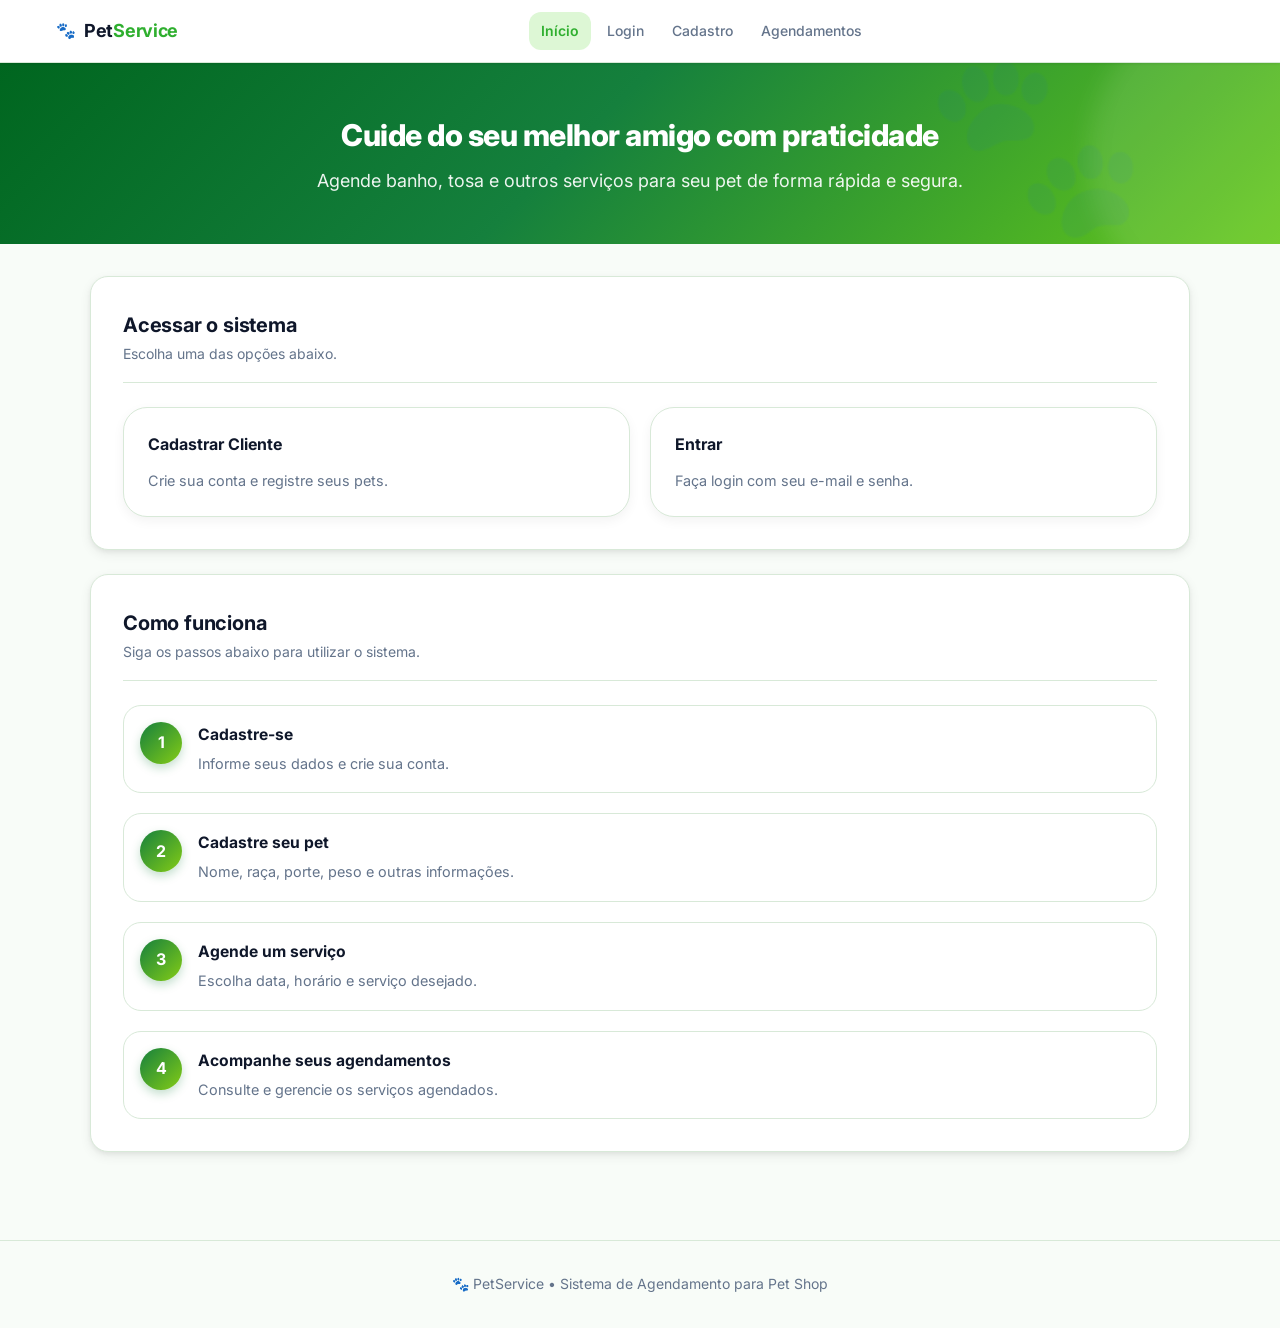
<file: index.html>
<!DOCTYPE html>
<html lang="pt-BR">

<head>
    <meta charset="UTF-8">
    <meta name="viewport" content="width=device-width, initial-scale=1.0">
    <title>PetService</title>

    <link rel="preconnect" href="https://fonts.googleapis.com">
    <link rel="preconnect" href="https://fonts.gstatic.com" crossorigin>

    <link href="https://fonts.googleapis.com/css2?family=Inter:wght@400;500;600;700;800&display=swap" rel="stylesheet">

    <link rel="stylesheet" href="css/style.css">
</head>

<body>

    <!-- NAVBAR -->
    <nav class="topbar">
        <div class="topbar-inner">

            <a class="topbar-brand" href="index.html">
                🐾 <span class="brand-name">Pet<span>Service</span></span>
            </a>

            <div class="topbar-nav">
                <a class="nav-link active" href="index.html">Início</a>
                <a class="nav-link" href="login.html">Login</a>
                <a class="nav-link" href="cadastro.html">Cadastro</a>
                <a class="nav-link" href="agendas.html">Agendamentos</a>
            </div>

            <div class="topbar-actions">
                <button id="topbar-logout" class="secondary small is-hidden" type="button">
                    Sair
                </button>
            </div>

        </div>
    </nav>

    <!-- HERO -->
    <section class="page-hero">

        <h1>Cuide do seu melhor amigo com praticidade</h1>

        <p>
            Agende banho, tosa e outros serviços para seu pet de forma rápida e segura.
        </p>

    </section>

    <!-- CONTEÚDO -->
    <main class="container">

        <!-- ACESSOS RÁPIDOS -->
        <section class="card">

            <div class="card-header">
                <div>
                    <h2>Acessar o sistema</h2>
                    <p>Escolha uma das opções abaixo.</p>
                </div>
            </div>

            <div class="quick-links">

                <a class="quick-link-item" href="cadastro.html">
                    <span class="ql-title">Cadastrar Cliente</span>
                    <span class="ql-desc">
                        Crie sua conta e registre seus pets.
                    </span>
                </a>

                <a class="quick-link-item" href="login.html">
                    <span class="ql-title">Entrar</span>
                    <span class="ql-desc">
                        Faça login com seu e-mail e senha.
                    </span>
                </a>

            </div>

        </section>

        <!-- PASSO A PASSO -->
        <section class="card">

            <div class="card-header">
                <div>
                    <h2>Como funciona</h2>
                    <p>Siga os passos abaixo para utilizar o sistema.</p>
                </div>
            </div>

            <div class="steps">

                <div class="step">
                    <div class="step-number">1</div>
                    <div class="step-content">
                        <strong>Cadastre-se</strong>
                        <span>
                            Informe seus dados e crie sua conta.
                        </span>
                    </div>
                </div>

                <div class="step">
                    <div class="step-number">2</div>
                    <div class="step-content">
                        <strong>Cadastre seu pet</strong>
                        <span>
                            Nome, raça, porte, peso e outras informações.
                        </span>
                    </div>
                </div>

                <div class="step">
                    <div class="step-number">3</div>
                    <div class="step-content">
                        <strong>Agende um serviço</strong>
                        <span>
                            Escolha data, horário e serviço desejado.
                        </span>
                    </div>
                </div>

                <div class="step">
                    <div class="step-number">4</div>
                    <div class="step-content">
                        <strong>Acompanhe seus agendamentos</strong>
                        <span>
                            Consulte e gerencie os serviços agendados.
                        </span>
                    </div>
                </div>

            </div>

        </section>

    </main>

    <!-- FOOTER -->
    <footer>
        <p>
            🐾 PetService • Sistema de Agendamento para Pet Shop
        </p>
    
    </footer>

    <script src="js/api.js"></script>

</body>

</html>
</file>
<file: css/style.css>
/* ============================================================
   VARIÁVEIS DE DESIGN (tokens)
   ============================================================ */
:root {
    /* Cores primárias (Verde e tons neutros) */
     --color-primary: #2FAF2F;
    --color-primary-dark: #006B1F;
    --color-primary-light: #DDF7D5;

    /* Cores secundárias (Verde e tons neutros) */
    --color-secondary: #7ED321;
    --color-secondary-dark: #65B815;
    --color-secondary-light: #EEFAD7;

    --color-accent: #A7D91A;


    /* Cores de superfície */
    --color-bg: #F8FCF8;
    --color-surface: #FFFFFF;
    --color-surface-alt: #F1F9F1;
    --color-border: #D8E9D8;

    /* Cores de texto */
    --color-text:           #0f172a;
    --color-text-muted:     #64748b;

    /* Feedback */
   --color-success: #16A34A;
    --color-success-bg: #DCFCE7;

    --color-error: #DC2626;
    --color-error-bg: #FEE2E2;

    --color-warning: #D97706;
    --color-warning-bg: #FEF3C7;

    --color-info: #0891B2;
    --color-info-bg: #E0F2FE;

    /* Ações destrutivas / neutras */
    --color-danger:         #ef4444;
    --color-danger-dark:    #dc2626;
    --color-neutral:        #94a3b8;
    --color-neutral-dark:   #64748b;

    /* Espaçamento base */
    --space-1: 4px;
    --space-2: 8px;
    --space-3: 12px;
    --space-4: 16px;
    --space-5: 20px;
    --space-6: 24px;
    --space-8: 32px;
    --space-10: 40px;
    --space-12: 48px;

    /* Tipografia */
    --font-sans: 'Inter', system-ui, -apple-system, sans-serif;
    --font-size-xs:   0.75rem;
    --font-size-sm:   0.875rem;
    --font-size-base: 1rem;
    --font-size-lg:   1.125rem;
    --font-size-xl:   1.25rem;
    --font-size-2xl:  1.5rem;
    --font-size-3xl:  1.875rem;

    /* Sombras */
    --shadow-sm:  0 1px 3px rgba(0,0,0,.06), 0 1px 2px rgba(0,0,0,.04);
    --shadow-md:  0 4px 12px rgba(0,0,0,.07), 0 2px 4px rgba(0,0,0,.05);
    --shadow-lg:  0 10px 30px rgba(0,0,0,.10), 0 4px 10px rgba(0,0,0,.06);

    /* Bordas */
    --radius-sm: 6px;
    --radius-md: 12px;
    --radius-lg: 18px;
    --radius-xl: 24px;
    --radius-pill: 999px;
    /* Transições */
    --transition: 0.18s ease;
}

/* ============================================================
   RESET & BASE
   ============================================================ */
*, *::before, *::after {
    box-sizing: border-box;
    margin: 0;
    padding: 0;
}

html { scroll-behavior: smooth; }

body {
    font-family: var(--font-sans);
    font-size: var(--font-size-base);
    background: var(--color-bg);
    color: var(--color-text);
    min-height: 100vh;
    line-height: 1.6;
    -webkit-font-smoothing: antialiased;
}

/* ============================================================
   TOPBAR / NAVBAR
   ============================================================ */
.topbar {
    background: var(--color-surface);
    border-bottom: 1px solid var(--color-border);
    box-shadow: var(--shadow-sm);
    position: sticky;
    top: 0;
    z-index: 100;
}

.topbar-inner {
    width: min(1200px, 96%);
    margin: 0 auto;
    display: flex;
    align-items: center;
    justify-content: space-between;
    padding: var(--space-3) var(--space-4);
    gap: var(--space-4);
}

.topbar-brand {
    display: flex;
    align-items: center;
    gap: var(--space-2);
    text-decoration: none;
    color: var(--color-text);
}

.topbar-brand .brand-icon {
    width: 36px;
    height: 36px;
    background: var(--color-primary);
    border-radius: var(--radius-md);
    display: flex;
    align-items: center;
    justify-content: center;
    color: white;
    font-size: 18px;
    flex-shrink: 0;
}

.topbar-brand .brand-name {
    font-size: var(--font-size-lg);
    font-weight: 700;
    color: var(--color-text);
    letter-spacing: -0.3px;
}

.topbar-brand .brand-name span {
    color: var(--color-primary);
}

.brand-icon img {
    width: 20px;
    height: 20px;
    object-fit: contain;
}

.topbar-nav {
    display: flex;
    align-items: center;
    gap: var(--space-1);
    flex-wrap: wrap;
}

.topbar-actions {
    display: flex;
    align-items: center;
    gap: var(--space-2);
}

.nav-link {
    display: inline-flex;
    align-items: center;
    gap: var(--space-1);
    padding: var(--space-2) var(--space-3);
    border-radius: var(--radius-md);
    text-decoration: none;
    font-size: var(--font-size-sm);
    font-weight: 500;
    color: var(--color-text-muted);
    transition: color var(--transition), background var(--transition);
}

.nav-link:hover {
    color: var(--color-primary);
    background: var(--color-primary-light);
}

.nav-link.active {
    color: var(--color-primary);
    background: var(--color-primary-light);
    font-weight: 600;
}

/* ============================================================
   PAGE HERO (substitui o <header> antigo)
   ============================================================ */
.page-hero {
    background: linear-gradient(
        135deg,
        #00661f 0%,
        #15803d 35%,
        #65c81a 75%,
        #a3e635 100%
    );

    color: white;
    padding: var(--space-12) var(--space-4);
    text-align: center;
    position: relative;
    overflow: hidden;
}

/* Marca d'água */
.page-hero::before {
    content: "🐾";
    position: relative;
    right: 8%;
    top: 50%;
    transform: translateY(-50%);
    font-size: 180px;
    opacity: 0.08;
    pointer-events: none;
}

.page-hero h1 {
    font-size: var(--font-size-3xl);
    font-weight: 800;
    letter-spacing: -0.5px;
    margin-bottom: var(--space-2);
    color: #ffffff;
}

.page-hero p {
    font-size: var(--font-size-lg);
    color: rgba(255, 255, 255, 0.92);
    max-width: 700px;
    margin: 0 auto;
}

/* ============================================================
   LAYOUT
   ============================================================ */
.container {
    width: min(1100px, 96%);
    margin: 0 auto;
    padding: var(--space-8) 0 var(--space-12);
}

/* página centrada (login / cadastro) */
.container.center {
    max-width: 480px;
}

/* ============================================================
   CARD
   ============================================================ */
.card {
    background: var(--color-surface);
    border: 1px solid var(--color-border);
    border-radius: var(--radius-lg);
    padding: var(--space-8);
    margin-bottom: var(--space-6);
    box-shadow: var(--shadow-md);
}

.card-header {
    display: flex;
    align-items: center;
    gap: var(--space-3);
    margin-bottom: var(--space-6);
    padding-bottom: var(--space-4);
    border-bottom: 1px solid var(--color-border);
}

.card-header .card-icon {
    width: 40px;
    height: 40px;
    background: var(--color-primary-light);
    border-radius: var(--radius-md);
    display: flex;
    align-items: center;
    justify-content: center;
    font-size: 20px;
    flex-shrink: 0;
}

.card-icon img {
    width: 20px;
    height: 20px;
    object-fit: contain;
}

.card-header h2 {
    font-size: var(--font-size-xl);
    font-weight: 700;
    color: var(--color-text);
    letter-spacing: -0.2px;
}

.card-header p {
    font-size: var(--font-size-sm);
    color: var(--color-text-muted);
    margin-top: 2px;
}

/* card de instrução sutil */
.card.info-card {
    background: var(--color-primary-light);
    border-color: #c7d2fe;
    box-shadow: none;
    padding: var(--space-5) var(--space-6);
}

.card.info-card p {
    color: #3730a3;
    font-size: var(--font-size-sm);
    line-height: 1.6;
}

/* ============================================================
   FORMULÁRIOS
   ============================================================ */
.form-field {
    margin-bottom: var(--space-5);
}

.form-field label {
    display: block;
    margin-bottom: var(--space-2);
    font-size: var(--font-size-sm);
    font-weight: 600;
    color: var(--color-text);
}

.form-field input {
    width: 100%;
    padding: 10px var(--space-4);
    border: 1.5px solid var(--color-border);
    border-radius: var(--radius-md);
    background: var(--color-surface-alt);
    font-size: var(--font-size-base);
    color: var(--color-text);
    transition: border-color var(--transition), box-shadow var(--transition);
    outline: none;
}

.form-field input:focus {
    border-color: var(--color-primary);
    box-shadow: 0 0 0 3px rgba(99, 102, 241, 0.15);
    background: white;
}

.form-field input::placeholder {
    color: var(--color-neutral);
}

/* ============================================================
   CLASSES SIMPLES DE APOIO (LEGIBILIDADE)
   ============================================================ */
.app-page {
    padding-top: var(--space-8);
    padding-bottom: var(--space-12);
}

.app-card {
    margin-bottom: var(--space-6);
    box-shadow: var(--shadow-md);
}

.app-profile-head {
    display: flex;
    flex-direction: column;
    align-items: center;
    gap: var(--space-6);
}

.app-overline {
    text-transform: uppercase;
    color: var(--color-primary);
    font-size: var(--font-size-xs);
    font-weight: 700;
    margin-bottom: var(--space-2);
}

.app-title {
    font-size: var(--font-size-2xl);
    margin-bottom: var(--space-2);
}

.app-subtitle {
    font-size: var(--font-size-xl);
    margin-bottom: 2px;
}

.app-muted {
    color: var(--color-text-muted);
    margin-bottom: 0;
}

.app-actions {
    display: flex;
    flex-wrap: wrap;
    gap: var(--space-2);
    margin-top: var(--space-4);
}

.app-header {
    padding-bottom: var(--space-3);
    margin-bottom: var(--space-2);
}

/* ============================================================
   BOTÕES
   ============================================================ */
button,
button[type="submit"],
a.button {
    display: inline-flex;
    align-items: center;
    justify-content: center;
    gap: var(--space-2);
    padding: 10px var(--space-5);
    border: none;
    border-radius: var(--radius-md);
    font-family: var(--font-sans);
    font-size: var(--font-size-sm);
    font-weight: 600;
    cursor: pointer;
    text-decoration: none;
    transition: background var(--transition), transform var(--transition), box-shadow var(--transition);
    line-height: 1;
    white-space: nowrap;

    /* padrão: primário */
    background: var(--color-primary);

    --color-danger: #EF4444;
    --color-danger-dark: #DC2626;

    --color-neutral: #94A3B8;
    --color-neutral-dark: #64748B; 
}

button:hover,
button[type="submit"]:hover,
a.button:hover {
    background: var(--color-primary-dark);
    box-shadow: 0 4px 12px rgba(99,102,241,0.3);
    transform: translateY(-1px);
}

button:active,
button[type="submit"]:active,
a.button:active {
    transform: translateY(0);
}

button.full-width {
    width: 100%;
    padding: 12px var(--space-5);
    font-size: var(--font-size-base);
}

button.secondary,
a.button.secondary {
    background: transparent;
    color: var(--color-text-muted);
    border: 1.5px solid var(--color-border);
    box-shadow: none;
}

button.secondary:hover,
a.button.secondary:hover {
    background: var(--color-surface-alt);
    color: var(--color-text);
    border-color: var(--color-neutral);
    box-shadow: none;
}

button.danger {
    background: var(--color-danger);
    color: white;
}

button.danger:hover {
    background: var(--color-danger-dark);
    box-shadow: 0 4px 12px rgba(239,68,68,0.3);
}

button.small {
    padding: 6px 10px;
    font-size: var(--font-size-xs);
    border-radius: var(--radius-sm);
}
  

/* ============================================================
   HERO DA PÁGINA INICIAL — grid de acesso rápido
   ============================================================ */
/* ===================================
   LINKS RÁPIDOS
=================================== */
.quick-links {
    display: grid;
    grid-template-columns: repeat(auto-fit, minmax(240px, 1fr));
    gap: var(--space-5);
    margin-top: var(--space-4);
}

.quick-link-item {
    display: flex;
    flex-direction: column;
    align-items: flex-start;
    gap: var(--space-3);

    padding: var(--space-6);

    background: #fff;
    border: 1px solid var(--color-border);
    border-radius: var(--radius-xl);

    text-decoration: none;
    color: var(--color-text);

    box-shadow: 0 4px 12px rgba(0, 0, 0, .05);

    position: relative;
    overflow: hidden;

    transition: all .25s ease;
}

.quick-link-item::before {
    content: "";
    position: absolute;
    top: 0;
    left: 0;

    width: 4px;
    height: 100%;

    background: linear-gradient(
        180deg,
        #15803d,
        #84cc16
    );

    transform: scaleY(0);
    transition: transform .25s ease;
}

.quick-link-item:hover {
    transform: translateY(-6px);
    border-color: #84cc16;
    box-shadow: 0 12px 24px rgba(21, 128, 61, .15);
}

.quick-link-item:hover::before {
    transform: scaleY(1);
}

.quick-link-item .ql-icon {
    width: 52px;
    height: 52px;

    display: flex;
    align-items: center;
    justify-content: center;

    border-radius: 14px;

    background: linear-gradient(
        135deg,
        rgba(21, 128, 61, .12),
        rgba(132, 204, 22, .15)
    );
}

.quick-link-item .ql-icon img {
    width: 28px;
    height: 28px;
    object-fit: contain;
}

.quick-link-item .ql-title {
    font-size: 1rem;
    font-weight: 700;
    color: var(--color-text);
}

.quick-link-item .ql-desc {
    font-size: .9rem;
    color: var(--color-text-muted);
    line-height: 1.6;
}

/* ===================================
   PASSO A PASSO
=================================== */
.steps {
    display: flex;
    flex-direction: column;
    gap: var(--space-5);
    margin-top: var(--space-3);
}

.step {
    display: flex;
    align-items: flex-start;
    gap: var(--space-4);

    padding: var(--space-4);
    border-radius: var(--radius-lg);

    background: #fff;
    border: 1px solid var(--color-border);

    transition: all .25s ease;
}

.step:hover {
    border-color: #84cc16;
    box-shadow: 0 8px 18px rgba(21, 128, 61, .08);
}

.step-number {
    width: 42px;
    height: 42px;

    background: linear-gradient(
        135deg,
        #15803d,
        #84cc16
    );

    color: white;
    border-radius: 50%;

    display: flex;
    align-items: center;
    justify-content: center;

    font-weight: 700;
    font-size: 1rem;

    flex-shrink: 0;

    box-shadow: 0 4px 10px rgba(21, 128, 61, .25);
}

.step-content {
    flex: 1;
}

.step-content strong {
    display: block;
    font-size: .98rem;
    font-weight: 700;
    color: var(--color-text);
    margin-bottom: 4px;
}

.step-content span {
    font-size: .9rem;
    color: var(--color-text-muted);
    line-height: 1.6;
}

/* ============================================================
   PERFIL — info
   ============================================================ */
.perfil-grid {
    display: grid;
    grid-template-columns: repeat(auto-fit, minmax(200px, 1fr));
    gap: var(--space-4);
    margin-bottom: var(--space-5);
}

.perfil-item {
    background: var(--color-surface-alt);
    border: 1px solid var(--color-border);
    border-radius: var(--radius-md);
    padding: var(--space-4);
}

.perfil-item .pi-label {
    font-size: var(--font-size-xs);
    font-weight: 600;
    color: var(--color-text-muted);
    text-transform: uppercase;
    letter-spacing: 0.5px;
    margin-bottom: 4px;
}

.perfil-item .pi-value {
    font-size: var(--font-size-base);
    font-weight: 600;
    color: var(--color-text);
}

/* ============================================================
   TAREFAS — cards em grid
   ============================================================ */
.tarefas-grid {
    display: grid;
    grid-template-columns: repeat(auto-fill, minmax(280px, 1fr));
    gap: var(--space-4);
    margin-top: var(--space-4);
}

.tarefa-card {
    background: var(--color-surface);
    border: 1.5px solid var(--color-border);
    border-radius: var(--radius-lg);
    padding: var(--space-5);
    display: flex;
    flex-direction: column;
    gap: var(--space-3);
    transition: border-color var(--transition), box-shadow var(--transition);
}

.tarefa-card:hover {
    border-color: var(--color-primary);
    box-shadow: var(--shadow-md);
}

.tarefa-card.done {
    background: #f0fdf4;
    border-color: #bbf7d0;
}

.tarefa-card-title {
    font-size: var(--font-size-base);
    font-weight: 600;
    color: var(--color-text);
    word-break: break-word;
}

.tarefa-card-desc {
    font-size: var(--font-size-sm);
    color: var(--color-text-muted);
    margin-top: 2px;
    word-break: break-word;
}

.tarefa-card.done .tarefa-card-title {
    text-decoration: line-through;
    color: var(--color-text-muted);
}

.tarefa-card-actions {
    display: flex;
    gap: var(--space-2);
    margin-top: auto;
    flex-wrap: wrap;
}

/* Badge de status nos cards */
.badge {
    display: inline-flex;
    align-items: center;
    gap: 5px;
    padding: 3px 10px;
    border-radius: var(--radius-full);
    font-size: var(--font-size-xs);
    font-weight: 700;
}

.badge.done {
    background: #dcfce7;
    color: #166534;
}

.badge.pending {
    background: #fef3c7;
    color: #92400e;
}

/* ============================================================
   TABELA (alternativa) — mantida para compatibilidade
   ============================================================ */
.table-wrapper {
    overflow-x: auto;
    border-radius: var(--radius-md);
    border: 1px solid var(--color-border);
    margin-top: var(--space-4);
}

.table-actions {
    display: flex;
    gap: var(--space-2);
    flex-wrap: wrap;
}

table {
    width: 100%;
    border-collapse: collapse;
}

table th,
table td {
    padding: 12px var(--space-4);
    text-align: left;
    font-size: var(--font-size-sm);
    border-bottom: 1px solid var(--color-border);
}

table th {
    background: var(--color-surface-alt);
    font-weight: 600;
    color: var(--color-text-muted);
    text-transform: uppercase;
    font-size: var(--font-size-xs);
    letter-spacing: 0.5px;
}

table tbody tr:last-child td { border-bottom: none; }
table tbody tr:hover { background: #fafafa; }

/* Status na tabela (compatibilidade com js existente) */
.status {
    display: inline-flex;
    align-items: center;
}

.status.done  { color: var(--color-success); font-weight: 600; }
.status.pending { color: var(--color-warning); font-weight: 600; }

/* ============================================================
   ALERTAS
   ============================================================ */
.alert {
    display: flex;
    align-items: flex-start;
    gap: var(--space-3);
    padding: var(--space-4) var(--space-5);
    border-radius: var(--radius-md);
    margin: var(--space-4) 0;
    font-size: var(--font-size-sm);
    font-weight: 500;
    line-height: 1.5;
}

.alert.success {
    background: var(--color-success-bg);
    color: var(--color-success);
    border-left: 4px solid var(--color-success);
}

.alert.error {
    background: var(--color-error-bg);
    color: var(--color-error);
    border-left: 4px solid var(--color-error);
}

/* ============================================================
   LINKS AUXILIARES
   ============================================================ */
.links {
    display: flex;
    gap: var(--space-3);
    flex-wrap: wrap;
    margin-top: var(--space-5);
    align-items: center;
}

.links a {
    font-size: var(--font-size-sm);
    font-weight: 500;
    color: var(--color-primary);
    text-decoration: none;
    padding: 2px 0;
    border-bottom: 1.5px solid transparent;
    transition: border-color var(--transition);
}

.links a:hover {
    border-color: var(--color-primary);
}

/* separador nos links */
.links .sep {
    color: var(--color-neutral);
    user-select: none;
}

/* ============================================================
   FORMULÁRIO EM LINHA (adicionar tarefa)
   ============================================================ */
.form-inline {
    display: flex;
    gap: var(--space-3);
    align-items: flex-end;
}

.form-inline .form-field {
    flex: 1;
    margin-bottom: 0;
}

/* ============================================================
   VAZIO (quando não há tarefas)
   ============================================================ */
.empty-state {
    text-align: center;
    padding: var(--space-12) var(--space-4);
    color: var(--color-text-muted);
}

.empty-state .es-icon {
    display: inline-flex;
    align-items: center;
    justify-content: center;
    margin-bottom: var(--space-4);
    opacity: 0.5;
}

.empty-state .es-icon img {
    width: 48px;
    height: 48px;
    object-fit: contain;
}

.empty-state p {
    font-size: var(--font-size-base);
    font-weight: 500;
}

.view-switch {
    display: inline-flex;
    gap: var(--space-2);
    margin: var(--space-2) 0 var(--space-5);
}

.view-switch-simple {
    display: flex;
    gap: var(--space-2);
    margin-bottom: var(--space-4);
    flex-wrap: wrap;
}

.view-switch-simple button {
    border: 1px solid var(--color-border);
    background: #fff;
    color: var(--color-text);
}

.view-switch-simple button.active {
    background: var(--color-primary);
    color: #fff;
    border-color: var(--color-primary);
}

.task-form-simple {
    display: grid;
    grid-template-columns: 1fr 220px auto;
    gap: var(--space-3);
    align-items: end;
    margin-bottom: var(--space-4);
}

.task-form-simple select {
    width: 100%;
    padding: 10px var(--space-3);
    border: 1px solid var(--color-border);
    border-radius: var(--radius-md);
    font-size: var(--font-size-base);
    background: #fff;
}

.task-form-modal textarea,
.task-form-modal select,
.task-form-modal input {
    width: 100%;
    padding: 10px var(--space-3);
    border: 1px solid var(--color-border);
    border-radius: var(--radius-md);
    font-family: var(--font-sans);
    font-size: var(--font-size-base);
}

.status-pill {
    display: inline-flex;
    align-items: center;
    padding: 4px 10px;
    border-radius: 999px;
    font-size: var(--font-size-xs);
    font-weight: 700;
}

.status-pill.novo {
    background: #e5e7eb;
    color: #374151;
}

.status-pill.andamento {
    background: #dbeafe;
    color: #1d4ed8;
}

.status-pill.concluida {
    background: #dcfce7;
    color: #166534;
}

.kanban-board {
    display: grid;
    grid-template-columns: repeat(3, minmax(0, 1fr));
    gap: var(--space-4);
}

.kanban-column h3 {
    font-size: var(--font-size-base);
    margin-bottom: var(--space-3);
}

.kanban-list {
    min-height: 260px;
    display: flex;
    flex-direction: column;
    gap: var(--space-3);
}

.kanban-card,
.tarefa-card {
    cursor: grab;
}

.kanban-card:active,
.tarefa-card:active {
    cursor: grabbing;
}

.view-switch button.active {
    background: var(--color-primary);
    color: white;
    border-color: var(--color-primary);
}

.token-box {
    margin-top: var(--space-2);
    white-space: pre-wrap;
    word-break: break-word;
}

.is-hidden {
    display: none !important;
}

/* ============================================================
   BOOTSTRAP OVERRIDES E NOVOS COMPONENTES
   ============================================================ */
.page-hero {
    background: linear-gradient(
        135deg,
        #00661f 0%,
        #15803d 45%,
        #65c81a 100%
    );

    position: relative;
    overflow: hidden;
}

.page-hero::after {
    content: '';
    position: absolute;
    inset: auto -10% -40% auto;

    width: 320px;
    height: 320px;

    border-radius: 50%;

    background: rgba(255,255,255,.10);

    filter: blur(12px);
}

.page-hero::before {
    content: "🐾";
    position: absolute;

    left: 70%;
    top: 50%;

    transform: translateY(-55%);

    font-size: 180px;
    opacity: .08;
}

.page-hero .container {
    position: relative;
    z-index: 1;
}


.profile-avatar,
.profile-avatar-lg {
    width: 112px;
    height: 112px;
    border-radius: 50%;
    object-fit: cover;
    border: 4px solid rgba(255, 255, 255, 0.85);
    box-shadow: var(--shadow-md);
    background: var(--color-surface);
}

.profile-avatar-lg {
    width: 144px;
    height: 144px;
}

.profile-avatar-wrap {
    flex: 0 0 auto;
}

.task-card {
    border: 1px solid rgba(15, 23, 42, 0.08);
    border-radius: var(--radius-lg);
}

.task-card.done {
    border-color: rgba(34, 197, 94, 0.35);
    background: linear-gradient(180deg, rgba(34, 197, 94, 0.08), rgba(255, 255, 255, 1));
}

.task-title.done {
    text-decoration: line-through;
    color: var(--color-text-muted);
}

.kanban-column {
    background: var(--color-surface);
    border: 1px solid var(--color-border);
    border-radius: var(--radius-lg);
    padding: var(--space-4);
    box-shadow: var(--shadow-sm);
}

.kanban-list {
    min-height: 240px;
}

.kanban-card {
    background: var(--color-surface-alt);
    border: 1px solid var(--color-border);
    border-left: 4px solid var(--color-primary);
    border-radius: var(--radius-md);
    padding: var(--space-4);
    box-shadow: var(--shadow-sm);
}

.kanban-card.done {
    border-left-color: var(--color-success);
}

.kanban-card .task-title {
    color: var(--color-text);
}

.btn-group.view-switch .btn {
    min-width: 120px;
}

.btn-group.view-switch .btn.active {
    box-shadow: var(--shadow-sm);
}

.table-responsive {
    border: 1px solid var(--color-border);
    border-radius: var(--radius-lg);
    overflow: hidden;
}

.token-box {
    background: #0f172a;
    color: #e2e8f0;
    border-radius: var(--radius-md);
    padding: var(--space-4);
    min-height: 72px;
    margin: 0;
}

.modal-content {
    border-radius: var(--radius-lg);
}

.modal-header,
.modal-footer {
    border-color: var(--color-border);
}

.form-label {
    font-weight: 600;
}

.form-control,
.form-select {
    border-radius: var(--radius-md);
    border-color: var(--color-border);
}

.form-control:focus,
.form-select:focus {
    border-color: var(--color-primary);
    box-shadow: 0 0 0 0.25rem rgba(99, 102, 241, 0.15);
}

/* ============================================================
   FOOTER
   ============================================================ */
footer {
    text-align: center;
    color: var(--color-text-muted);
    font-size: var(--font-size-sm);
    padding: var(--space-8) var(--space-4);
    border-top: 1px solid var(--color-border);
    margin-top: var(--space-4);
}

/* ============================================================
   RESPONSIVIDADE
   ============================================================ */
@media (max-width: 600px) {
    .topbar-nav {
        gap: 0;
    }
    .page-hero h1 { font-size: var(--font-size-2xl); }
    .card { padding: var(--space-5); }
    .form-inline { flex-direction: column; align-items: stretch; }
    .tarefas-grid { grid-template-columns: 1fr; }
    .task-form-simple { grid-template-columns: 1fr; }
    .kanban-board { grid-template-columns: 1fr; }
}

@media (min-width: 992px) {
    .app-profile-head {
        flex-direction: row;
        align-items: center;
    }
}
</file>
